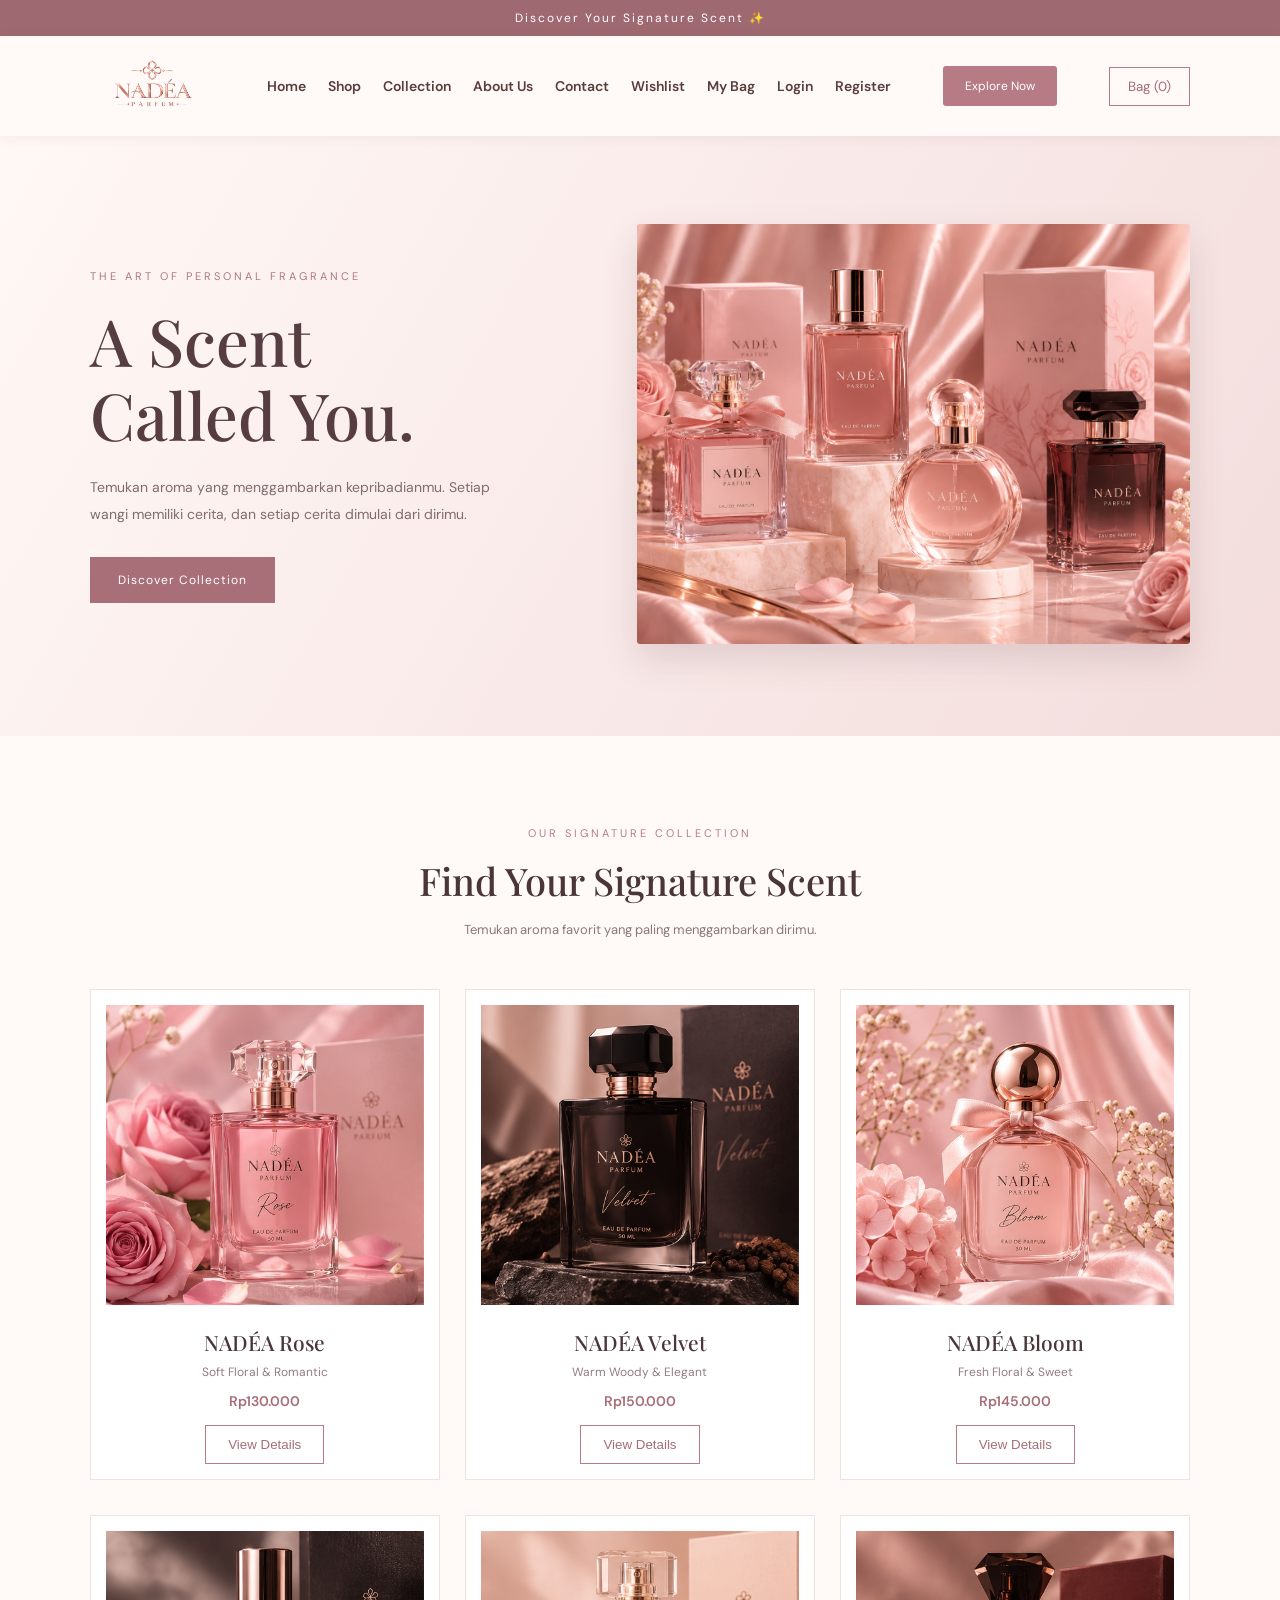
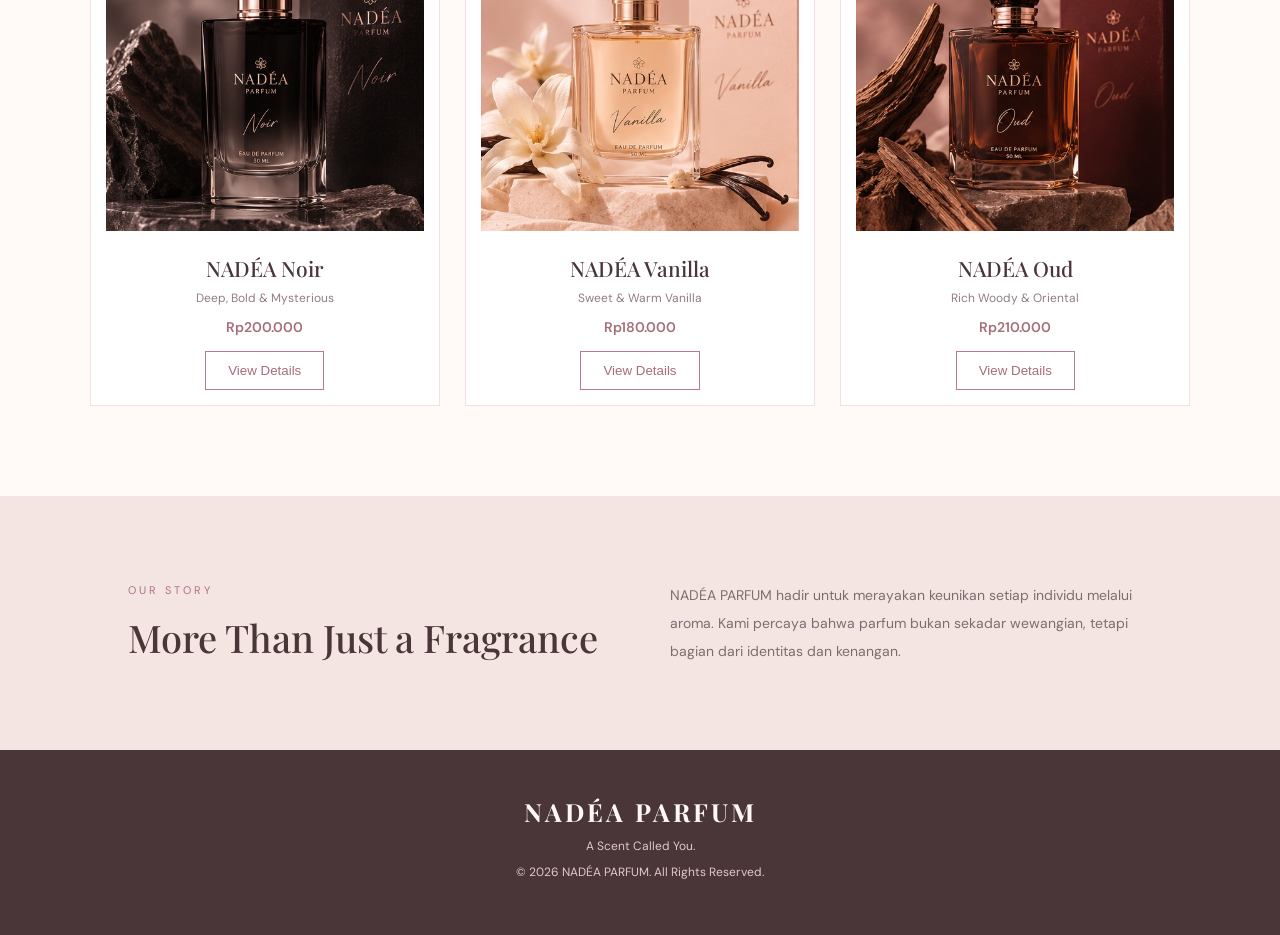
<file: index.html>
<!DOCTYPE html>
<html lang="id">
<head>
    <meta charset="UTF-8">
    <meta name="viewport" content="width=device-width, initial-scale=1.0">
    <title>NADÉA PARFUM | A Scent Called You</title>

    <link rel="stylesheet" href="css/style.css">

    <link rel="preconnect" href="https://fonts.googleapis.com">
    <link rel="preconnect" href="https://fonts.gstatic.com" crossorigin>
    <link href="https://fonts.googleapis.com/css2?family=DM+Sans:wght@400;500;600;700&family=Playfair+Display:wght@400;500;600;700&display=swap" rel="stylesheet">
</head>

<body>

    <!-- Announcement -->
    <div class="announcement">
        Discover Your Signature Scent ✨
    </div>

    <!-- Navbar -->
    <header class="navbar">
        <a href="#home" class="logo">
            <img src="img/logo-nadea.png" alt="NADÉA PARFUM">
        </a>

        <nav>
             <a href="index.html">Home</a>
            <a href="shop.html">Shop</a>
            <a href="index.html#collection">Collection</a>
             <a href="index.html#about">About Us</a>
            <a href="index.html#contact">Contact</a>
            <a href="wishlist.html">Wishlist</a>
            <a href="cart.html">My Bag</a>
            <a href="login.html">Login</a>
            <a href="register.html">Register</a>
        </nav>

        <a href="#collection" class="nav-button">Explore Now</a>
    </header>

    <!-- Hero Section -->
    <section class="hero" id="home">
        <div class="hero-content">
            <p class="hero-subtitle">THE ART OF PERSONAL FRAGRANCE</p>

            <h1>A Scent<br>Called You.</h1>

            <p class="hero-description">
                Temukan aroma yang menggambarkan kepribadianmu.
                Setiap wangi memiliki cerita, dan setiap cerita
                dimulai dari dirimu.
            </p>

            <a href="#collection" class="hero-button">
                Discover Collection
            </a>
        </div>

        <div class="hero-image">
            <img src="img/nadea-hero.png" alt="NADÉA PARFUM Collection">
        </div>
    </section>

    <!-- Collection Section -->
    <section class="collection" id="collection">
        <div class="section-heading">
            <p>OUR SIGNATURE COLLECTION</p>
            <h2>Find Your Signature Scent</h2>
            <span>Temukan aroma favorit yang paling menggambarkan dirimu.</span>
        </div>

        <div class="product-grid">

            <div class="product-card">
                <img src="img/nadea-rose.jpg" alt="NADÉA Rose">
                <h3>NADÉA Rose</h3>
                <p>Soft Floral & Romantic</p>
                <span>Rp130.000</span>
                <button type="button">View Details</button>
            </div>

            <div class="product-card">
                <img src="img/nadea-velvet.jpg" alt="NADÉA Velvet">
                <h3>NADÉA Velvet</h3>
                <p>Warm Woody & Elegant</p>
                <span>Rp150.000</span>
                <button type="button">View Details</button>
            </div>

            <div class="product-card">
                <img src="img/nadea-bloom.jpg" alt="NADÉA Bloom">
                <h3>NADÉA Bloom</h3>
                <p>Fresh Floral & Sweet</p>
                <span>Rp145.000</span>
                <button type="button">View Details</button>
            </div>

            <div class="product-card">
                <img src="img/nadea-noir.jpg" alt="NADÉA Noir">
                <h3>NADÉA Noir</h3>
                <p>Deep, Bold & Mysterious</p>
                <span>Rp200.000</span>
                <button type="button">View Details</button>
            </div>

            <div class="product-card">
                <img src="img/nadea-vanilla.jpg" alt="NADÉA Vanilla">
                <h3>NADÉA Vanilla</h3>
                <p>Sweet & Warm Vanilla</p>
                <span>Rp180.000</span>
                <button type="button">View Details</button>
            </div>

            <div class="product-card">
                <img src="img/nadea-oud.jpg" alt="NADÉA Oud">
                <h3>NADÉA Oud</h3>
                <p>Rich Woody & Oriental</p>
                <span>Rp210.000</span>
                <button type="button">View Details</button>
            </div>

        </div>
    </section>

    <!-- About Section -->
    <section class="about" id="about">
        <div>
            <p>OUR STORY</p>
            <h2>More Than Just a Fragrance</h2>
        </div>

        <p>
            NADÉA PARFUM hadir untuk merayakan keunikan setiap individu
            melalui aroma. Kami percaya bahwa parfum bukan sekadar
            wewangian, tetapi bagian dari identitas dan kenangan.
        </p>
    </section>

    <!-- Footer -->
    <footer id="contact">
        <h2>NADÉA PARFUM</h2>
        <p>A Scent Called You.</p>
        <p>© 2026 NADÉA PARFUM. All Rights Reserved.</p>
    </footer>

    <script src="js/main.js"></script>

</body>
</html>
</file>
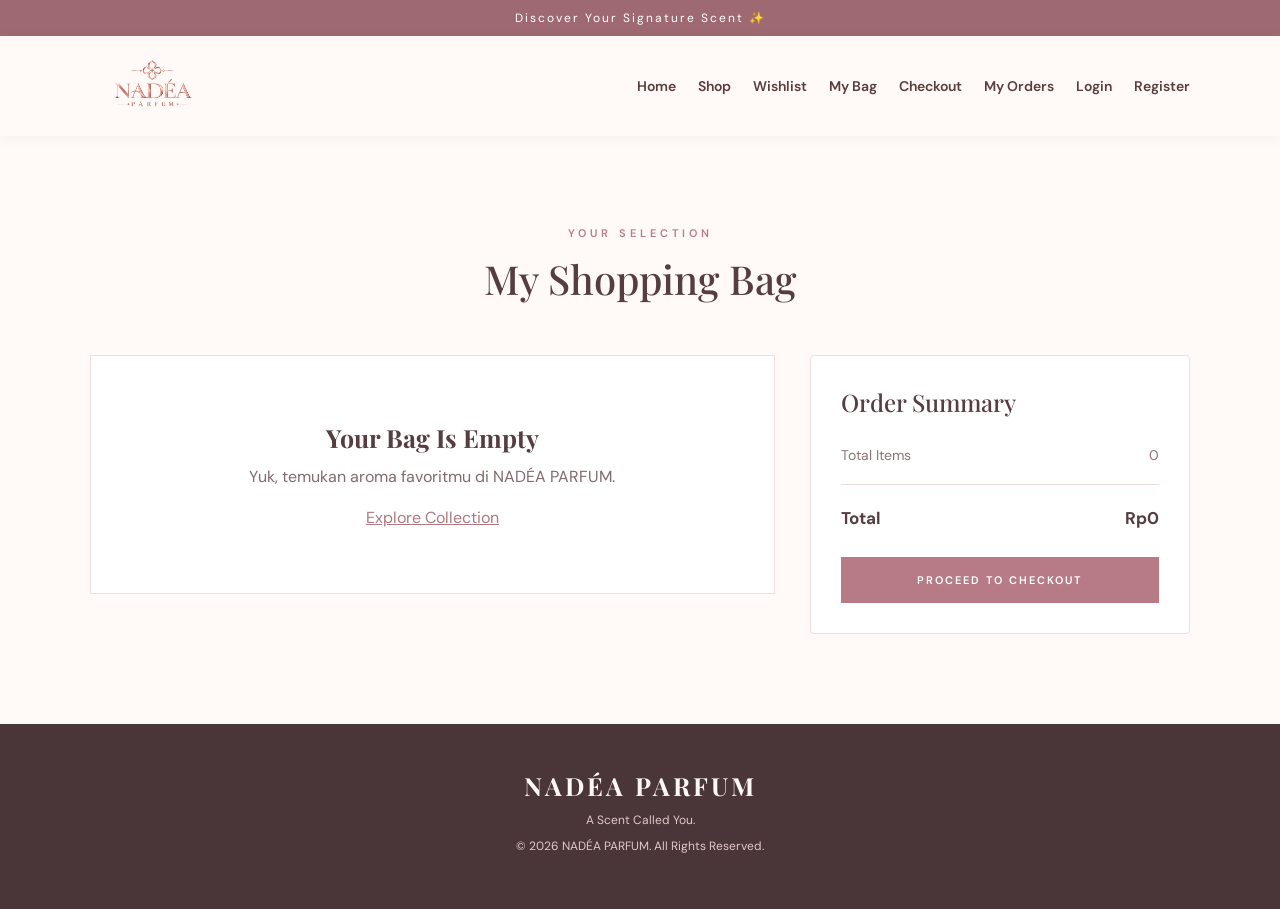
<file: cart.html>
<!DOCTYPE html>
<html lang="id">
<head>
    <meta charset="UTF-8">
    <meta name="viewport" content="width=device-width, initial-scale=1.0">
    <title>My Shopping Bag | NADÉA PARFUM</title>

    <link rel="stylesheet" href="css/style.css">

    <link href="https://fonts.googleapis.com/css2?family=DM+Sans:wght@400;500;600;700&family=Playfair+Display:wght@400;500;600;700&display=swap" rel="stylesheet">

    <style>
        body {
            background: #fffaf8;
        }

        .cart-container {
            max-width: 1150px;
            margin: 65px auto;
            padding: 25px;
        }

        .cart-heading {
            text-align: center;
            margin-bottom: 50px;
        }

        .cart-heading p {
            color: #b77b86;
            font-size: 11px;
            letter-spacing: 4px;
            font-weight: 600;
        }

        .cart-heading h1 {
            font-family: 'Playfair Display', serif;
            font-size: 40px;
            font-weight: 500;
            color: #553d42;
            margin-top: 12px;
        }

        .cart-layout {
            display: grid;
            grid-template-columns: 1.8fr 1fr;
            gap: 35px;
            align-items: start;
        }

        .cart-items {
            display: flex;
            flex-direction: column;
            gap: 18px;
        }

        .cart-item {
            display: flex;
            align-items: center;
            gap: 22px;
            padding: 22px;
            background: #fff;
            border: 1px solid #f0dfdc;
            border-radius: 4px;
        }

        .cart-item img {
            width: 115px;
            height: 125px;
            object-fit: contain;
            background: #fff6f3;
            padding: 8px;
        }

        .item-info {
            flex: 1;
        }

        .item-info h3 {
            font-family: 'Playfair Display', serif;
            font-size: 19px;
            font-weight: 500;
            color: #553d42;
            margin-bottom: 8px;
        }

        .item-info p {
            font-size: 13px;
            color: #9b8585;
            margin-bottom: 10px;
        }

        .item-price {
            color: #ae7880;
            font-weight: 700;
            font-size: 15px;
        }

        .quantity-control {
            display: flex;
            align-items: center;
            gap: 12px;
            margin-top: 14px;
        }

        .quantity-control button {
            width: 30px;
            height: 30px;
            border: 1px solid #e5c9c8;
            background: #fff8f6;
            color: #805c62;
            cursor: pointer;
        }

        .remove-btn {
            display: inline-block;
            border: none;
            background: none;
            color: #b77b86;
            font-size: 12px;
            margin-top: 12px;
            cursor: pointer;
            text-decoration: underline;
        }

        .cart-summary {
            background: #fff;
            border: 1px solid #f0dfdc;
            padding: 30px;
            border-radius: 4px;
            position: sticky;
            top: 30px;
        }

        .cart-summary h2 {
            font-family: 'Playfair Display', serif;
            font-size: 24px;
            font-weight: 500;
            color: #553d42;
            margin-bottom: 28px;
        }

        .summary-row {
            display: flex;
            justify-content: space-between;
            gap: 12px;
            margin-bottom: 20px;
            color: #8b7475;
            font-size: 14px;
        }

        .summary-total {
            border-top: 1px solid #eadbd7;
            padding-top: 22px;
            font-size: 17px;
            font-weight: 700;
            color: #553d42;
        }

        .checkout-btn {
            display: block;
            width: 100%;
            padding: 16px;
            margin-top: 28px;
            background: #b77b86;
            color: white;
            border: none;
            text-align: center;
            text-decoration: none;
            font-size: 11px;
            font-weight: 600;
            letter-spacing: 2px;
            transition: 0.3s;
        }

        .checkout-btn:hover {
            background: #8e5d67;
        }

        .empty-cart {
            text-align: center;
            padding: 65px 20px;
            background: #fff;
            border: 1px solid #f0dfdc;
            color: #806b6d;
        }

        .empty-cart h3 {
            font-family: 'Playfair Display', serif;
            font-size: 25px;
            color: #553d42;
            margin-bottom: 12px;
        }

        .empty-cart a {
            display: inline-block;
            margin-top: 20px;
            color: #ae7880;
        }

        @media (max-width: 750px) {
            .cart-layout {
                grid-template-columns: 1fr;
            }

            .cart-heading h1 {
                font-size: 32px;
            }

            .cart-summary {
                position: static;
            }
        }

        @media (max-width: 480px) {
            .cart-container {
                padding: 15px;
            }

            .cart-item {
                gap: 12px;
                padding: 12px;
            }

            .cart-item img {
                width: 85px;
                height: 105px;
            }
        }
    </style>
</head>

<body>

    <div class="announcement">
        Discover Your Signature Scent ✨
    </div>

    <header class="navbar">
        <a href="index.html" class="logo">
            <img src="img/logo-nadea.png" alt="NADÉA PARFUM">
        </a>

        <nav>
            <a href="index.html">Home</a>
            <a href="shop.html">Shop</a>
            <a href="wishlist.html">Wishlist</a>
            <a href="cart.html">My Bag</a>
            <a href="checkout.html">Checkout</a>
            <a href="orders.html">My Orders</a>
            <a href="login.html">Login</a>
            <a href="register.html">Register</a>
        </nav>
    </header>

    <main class="cart-container">

        <div class="cart-heading">
            <p>YOUR SELECTION</p>
            <h1>My Shopping Bag</h1>
        </div>

        <div class="cart-layout">

            <section>
                <div id="cart-items" class="cart-items"></div>
            </section>

            <aside class="cart-summary">
                <h2>Order Summary</h2>

                <div class="summary-row">
                    <span>Total Items</span>
                    <span id="total-items">0</span>
                </div>

                <div class="summary-row summary-total">
                    <span>Total</span>
                    <span id="cart-total">Rp0</span>
                </div>

                <a href="checkout.html" class="checkout-btn">
                    PROCEED TO CHECKOUT
                </a>
            </aside>

        </div>

    </main>

    <footer id="contact">
        <h2>NADÉA PARFUM</h2>
        <p>A Scent Called You.</p>
        <p>© 2026 NADÉA PARFUM. All Rights Reserved.</p>
    </footer>

    <script src="js/cart.js"></script>

</body>
</html>
</file>
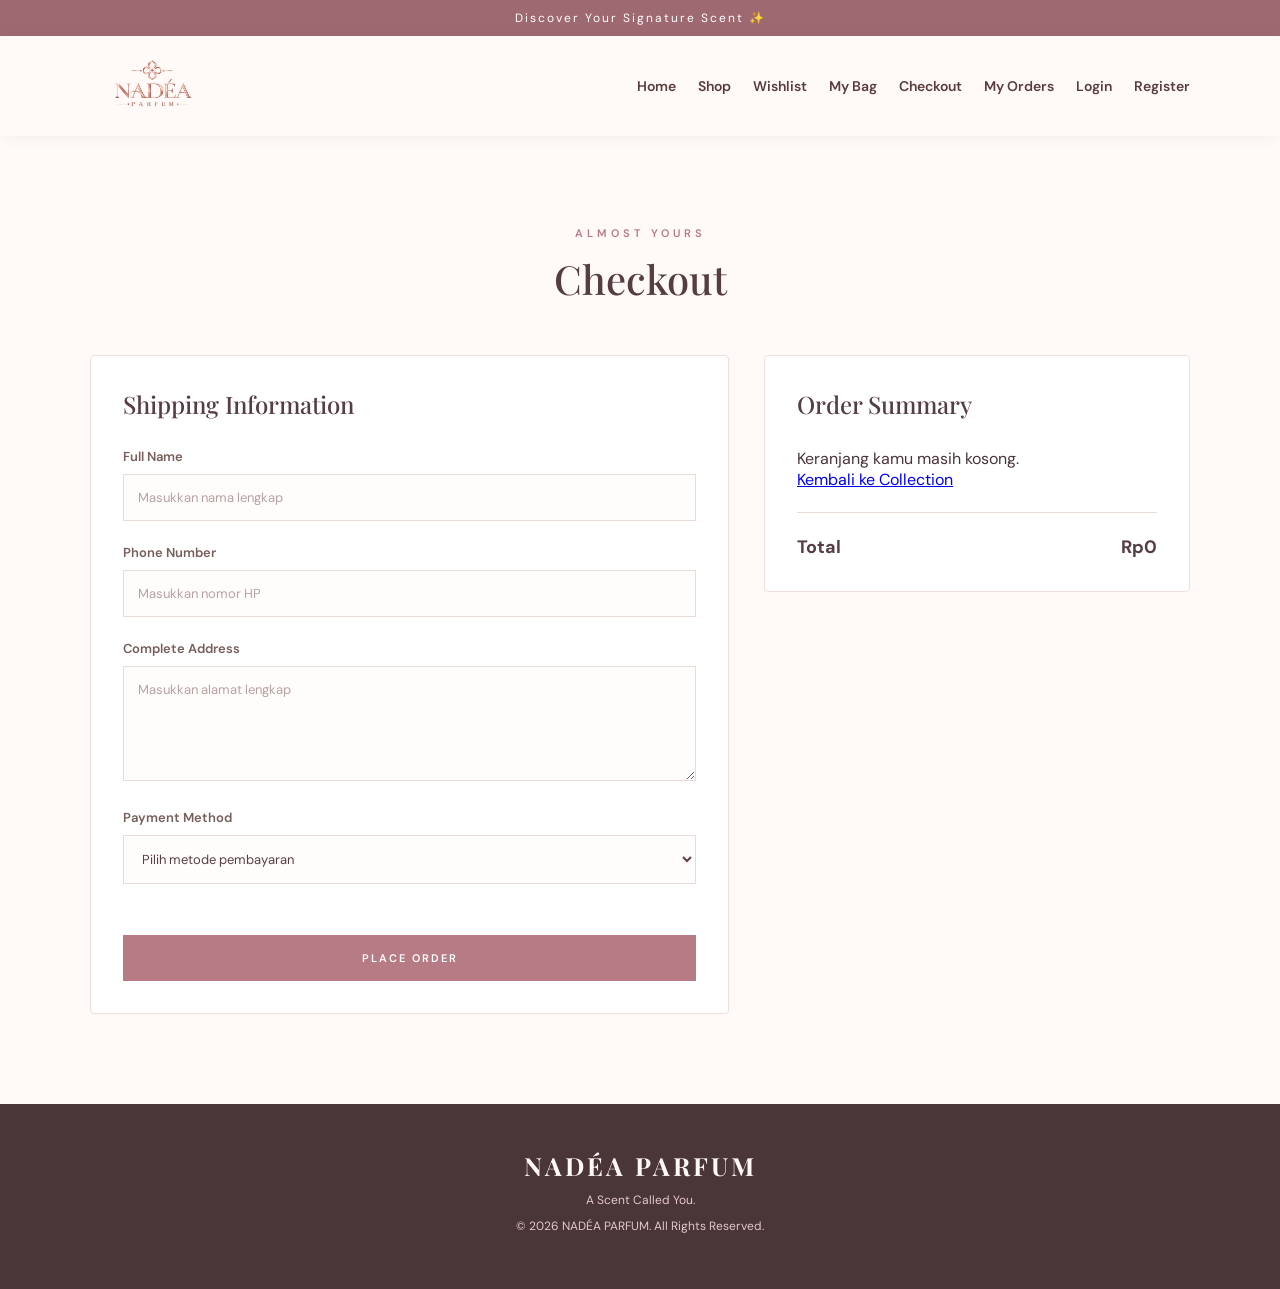
<file: checkout.html>
<!DOCTYPE html>
<html lang="id">
<head>
    <meta charset="UTF-8">
    <meta name="viewport" content="width=device-width, initial-scale=1.0">

    <title>Checkout | NADÉA PARFUM</title>

    <link rel="stylesheet" href="css/style.css">

    <link href="https://fonts.googleapis.com/css2?family=DM+Sans:wght@400;500;600;700&family=Playfair+Display:wght@400;500;600;700&display=swap" rel="stylesheet">

    <style>
        body {
            background: #fffaf8;
        }

        .checkout-container {
            max-width: 1150px;
            margin: 65px auto;
            padding: 25px;
        }

        .checkout-heading {
            text-align: center;
            margin-bottom: 50px;
        }

        .checkout-heading p {
            color: #b77b86;
            font-size: 11px;
            font-weight: 600;
            letter-spacing: 4px;
        }

        .checkout-heading h1 {
            font-family: 'Playfair Display', serif;
            font-size: 40px;
            font-weight: 500;
            color: #553d42;
            margin-top: 12px;
        }

        .checkout-layout {
            display: grid;
            grid-template-columns: 1.5fr 1fr;
            gap: 35px;
            align-items: start;
        }

        .checkout-form,
        .order-summary {
            background: #fff;
            border: 1px solid #f0dfdc;
            padding: 32px;
            border-radius: 4px;
        }

        .checkout-form h2,
        .order-summary h2 {
            font-family: 'Playfair Display', serif;
            font-size: 24px;
            font-weight: 500;
            color: #553d42;
            margin-bottom: 28px;
        }

        .form-group {
            margin-bottom: 23px;
        }

        .form-group label {
            display: block;
            margin-bottom: 9px;
            color: #765e5b;
            font-size: 13px;
            font-weight: 600;
        }

        .form-group input,
        .form-group textarea,
        .form-group select {
            width: 100%;
            padding: 14px;
            border: 1px solid #eadbd7;
            background: #fffdfc;
            color: #593f43;
            font-family: 'DM Sans', sans-serif;
            font-size: 13px;
            box-sizing: border-box;
            outline: none;
            transition: 0.3s;
        }

        .form-group input:focus,
        .form-group textarea:focus,
        .form-group select:focus {
            border-color: #b77b86;
        }

        .form-group textarea {
            min-height: 115px;
            resize: vertical;
        }

        .form-group input::placeholder,
        .form-group textarea::placeholder {
            color: #b6a2a0;
        }

        .order-summary {
            position: sticky;
            top: 30px;
        }

        .order-item {
            display: flex;
            justify-content: space-between;
            gap: 15px;
            margin-bottom: 18px;
            padding-bottom: 15px;
            border-bottom: 1px solid #f3e9e6;
            color: #806b6d;
            font-size: 13px;
        }

        .order-total {
            border-top: 1px solid #eadbd7;
            padding-top: 22px;
            margin-top: 22px;
            display: flex;
            justify-content: space-between;
            gap: 10px;
            font-weight: 700;
            color: #553d42;
            font-size: 18px;
        }

        .place-order-btn {
            width: 100%;
            padding: 16px;
            margin-top: 28px;
            background: #b77b86;
            color: white;
            border: none;
            font-family: 'DM Sans', sans-serif;
            font-size: 11px;
            font-weight: 600;
            letter-spacing: 2px;
            cursor: pointer;
            transition: 0.3s;
        }

        .place-order-btn:hover {
            background: #8e5d67;
        }

        @media (max-width: 750px) {
            .checkout-layout {
                grid-template-columns: 1fr;
            }

            .order-summary {
                position: static;
            }

            .checkout-heading h1 {
                font-size: 33px;
            }
        }

        @media (max-width: 480px) {
            .checkout-container {
                padding: 15px;
            }

            .checkout-form,
            .order-summary {
                padding: 22px;
            }
        }
    </style>
</head>

<body>

    <div class="announcement">
        Discover Your Signature Scent ✨
    </div>

    <header class="navbar">
        <a href="index.html" class="logo">
            <img src="img/logo-nadea.png" alt="NADÉA PARFUM">
        </a>

        <nav>
            <a href="index.html">Home</a>
            <a href="shop.html">Shop</a>
            <a href="wishlist.html">Wishlist</a>
            <a href="cart.html">My Bag</a>
            <a href="checkout.html">Checkout</a>
            <a href="orders.html">My Orders</a>
            <a href="login.html">Login</a>
            <a href="register.html">Register</a>
        </nav>
    </header>

    <main class="checkout-container">

        <div class="checkout-heading">
            <p>ALMOST YOURS</p>
            <h1>Checkout</h1>
        </div>

        <div class="checkout-layout">

            <form class="checkout-form" id="checkout-form">

                <h2>Shipping Information</h2>

                <div class="form-group">
                    <label for="nama">Full Name</label>
                    <input
                        type="text"
                        id="nama"
                        required
                        placeholder="Masukkan nama lengkap">
                </div>

                <div class="form-group">
                    <label for="telepon">Phone Number</label>
                    <input
                        type="tel"
                        id="telepon"
                        required
                        placeholder="Masukkan nomor HP">
                </div>

                <div class="form-group">
                    <label for="alamat">Complete Address</label>
                    <textarea
                        id="alamat"
                        required
                        placeholder="Masukkan alamat lengkap"></textarea>
                </div>

                <div class="form-group">
                    <label for="pembayaran">Payment Method</label>
                    <select id="pembayaran" required>
                        <option value="">Pilih metode pembayaran</option>
                        <option value="Transfer Bank">Transfer Bank</option>
                        <option value="E-Wallet">E-Wallet</option>
                        <option value="COD">Cash on Delivery (COD)</option>
                    </select>
                </div>

                <button type="submit" class="place-order-btn">
                    PLACE ORDER
                </button>

            </form>

            <aside class="order-summary">

                <h2>Order Summary</h2>

                <div id="checkout-items"></div>

                <div class="order-total">
                    <span>Total</span>
                    <span id="checkout-total">Rp0</span>
                </div>

            </aside>

        </div>

    </main>

    <footer id="contact">
        <h2>NADÉA PARFUM</h2>
        <p>A Scent Called You.</p>
        <p>© 2026 NADÉA PARFUM. All Rights Reserved.</p>
    </footer>

    <script src="js/checkout.js"></script>

</body>
</html>
</file>
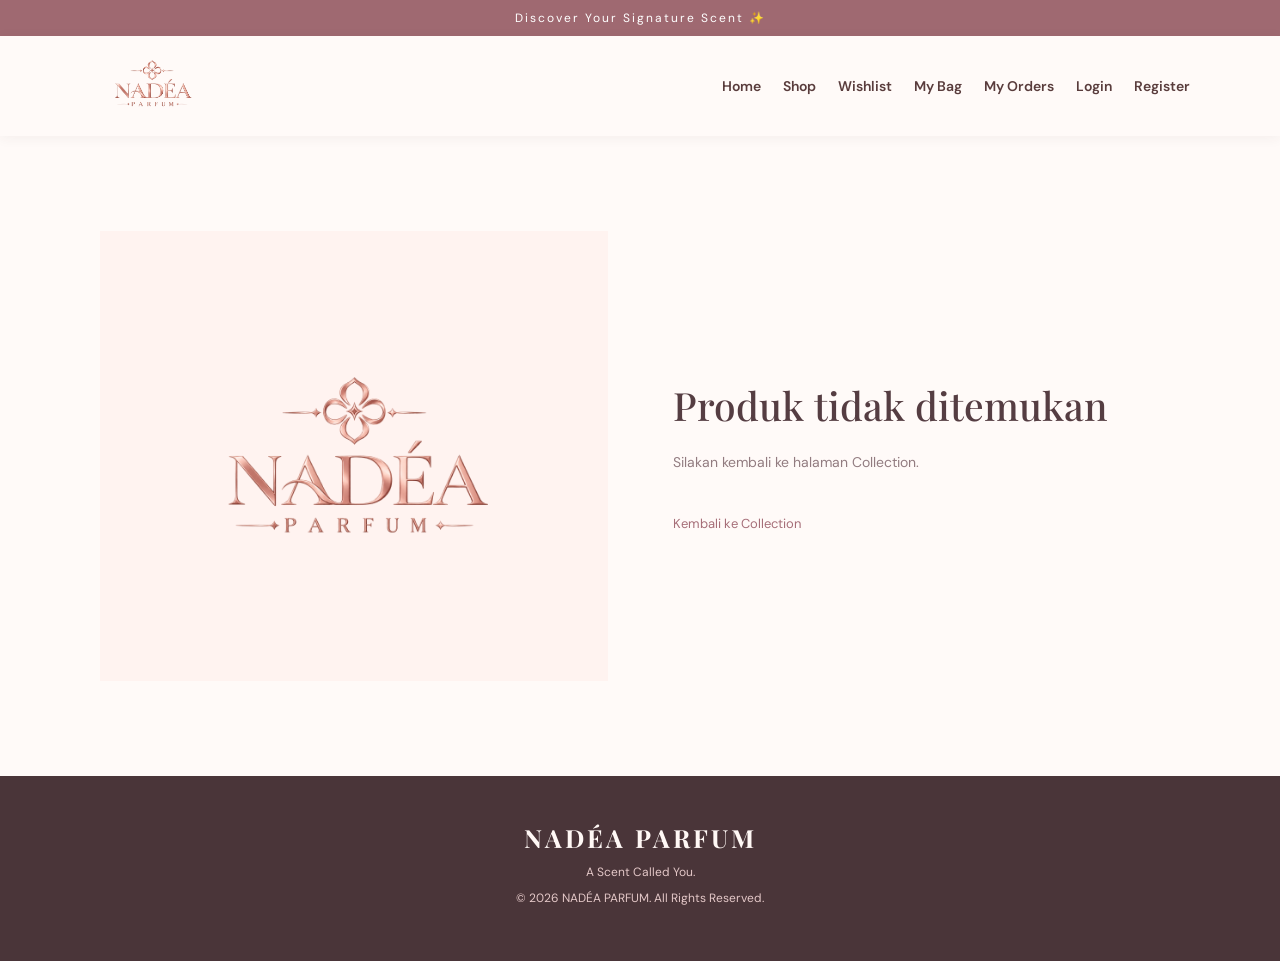
<file: detail.html>
<!DOCTYPE html>
<html lang="id">
<head>
    <meta charset="UTF-8">
    <meta name="viewport" content="width=device-width, initial-scale=1.0">

    <title>Product Detail | NADÉA PARFUM</title>

    <link rel="stylesheet" href="css/style.css">

    <link href="https://fonts.googleapis.com/css2?family=DM+Sans:wght@400;500;600;700&family=Playfair+Display:wght@400;500;600;700&display=swap" rel="stylesheet">

    <style>
        body {
            background: #fffaf8;
        }

        /* DETAIL CONTAINER */

        .detail-container {
            max-width: 1150px;
            margin: 65px auto;
            padding: 30px 35px;
            display: grid;
            grid-template-columns: 1fr 1fr;
            gap: 65px;
            align-items: center;
        }

        /* PRODUCT IMAGE */

        .detail-image-wrapper {
            background: #fff3f0;
            padding: 35px;
            display: flex;
            align-items: center;
            justify-content: center;
            min-height: 450px;
        }

        .detail-container img {
            width: 100%;
            max-width: 330px;
            height: 370px;
            object-fit: contain;
            display: block;
        }

        /* PRODUCT INFORMATION */

        .detail-info {
            padding: 20px 0;
        }

        .detail-info > p:first-child {
            color: #b77b86;
            font-size: 11px;
            font-weight: 600;
            letter-spacing: 3px;
            margin-bottom: 18px;
        }

        .detail-info h1 {
            font-family: 'Playfair Display', serif;
            font-size: 39px;
            font-weight: 500;
            color: #553d42;
            margin-bottom: 18px;
        }

        .detail-info p {
            color: #927c80;
            font-size: 14px;
            line-height: 1.9;
            margin-bottom: 15px;
        }

        #detail-category {
            display: inline-block;
            background: #f8e9e7;
            color: #a66e78;
            padding: 7px 15px;
            font-size: 11px;
            letter-spacing: 1px;
        }

        .detail-price {
            font-size: 27px;
            font-weight: 600;
            color: #a66e78;
            margin: 25px 0;
        }

        /* BUTTONS */

        .detail-info button {
            padding: 14px 23px;
            margin: 5px 5px 5px 0;
            border: 1px solid #b77b86;
            background: #b77b86;
            color: white;
            font-family: 'DM Sans', sans-serif;
            font-size: 11px;
            font-weight: 600;
            letter-spacing: 1px;
            cursor: pointer;
            transition: 0.3s ease;
        }

        .detail-info button:hover {
            background: #8e5d67;
            border-color: #8e5d67;
        }

        .detail-info .wishlist-button {
            background: transparent;
            color: #a66e78;
        }

        .detail-info .wishlist-button:hover {
            background: #f8e9e7;
            color: #8e5d67;
        }

        /* BACK LINK */

        .detail-info a {
            display: inline-block;
            color: #a66e78;
            font-size: 13px;
            text-decoration: none;
            margin-top: 25px;
        }

        .detail-info a:hover {
            color: #553d42;
        }

        /* RESPONSIVE */

        @media (max-width: 768px) {
            .detail-container {
                grid-template-columns: 1fr;
                gap: 30px;
                margin: 30px auto;
                padding: 20px;
            }

            .detail-image-wrapper {
                min-height: 350px;
                padding: 20px;
            }

            .detail-container img {
                height: 290px;
            }

            .detail-info h1 {
                font-size: 32px;
            }
        }

        @media (max-width: 480px) {
            .detail-container {
                padding: 15px;
            }

            .detail-image-wrapper {
                min-height: 280px;
            }

            .detail-container img {
                height: 230px;
            }

            .detail-info h1 {
                font-size: 28px;
            }

            .detail-info button {
                width: 100%;
                margin: 5px 0;
            }
        }
    </style>
</head>

<body>

    <div class="announcement">
        Discover Your Signature Scent ✨
    </div>

    <header class="navbar">
        <a href="index.html" class="logo">
            <img src="img/logo-nadea.png" alt="NADÉA PARFUM">
        </a>

        <nav>
            <a href="index.html">Home</a>
            <a href="shop.html">Shop</a>
            <a href="wishlist.html">Wishlist</a>
            <a href="cart.html">My Bag</a>
            <a href="orders.html">My Orders</a>
            <a href="login.html">Login</a>
            <a href="register.html">Register</a>
        </nav>
    </header>

    <main class="detail-container">

        <div class="detail-image-wrapper">
            <img id="detail-image" src="img/logo-nadea.png" alt="Product perfume">
        </div>

        <div class="detail-info">

            <p>NADÉA PARFUM COLLECTION</p>

            <h1 id="detail-name">Product Name</h1>

            <p id="detail-description"></p>

            <p id="detail-category"></p>

            <div class="detail-price" id="detail-price"></div>

            <button id="detail-add-cart">ADD TO BAG</button>

            <button class="wishlist-button" id="detail-wishlist">
                ADD TO WISHLIST ♡
            </button>

            <p>
                <a href="shop.html">← Back to Collection</a>
            </p>

        </div>

    </main>

    <footer id="contact">
        <h2>NADÉA PARFUM</h2>
        <p>A Scent Called You.</p>
        <p>© 2026 NADÉA PARFUM. All Rights Reserved.</p>
    </footer>

    <script src="js/detail.js"></script>

</body>
</html>
</file>
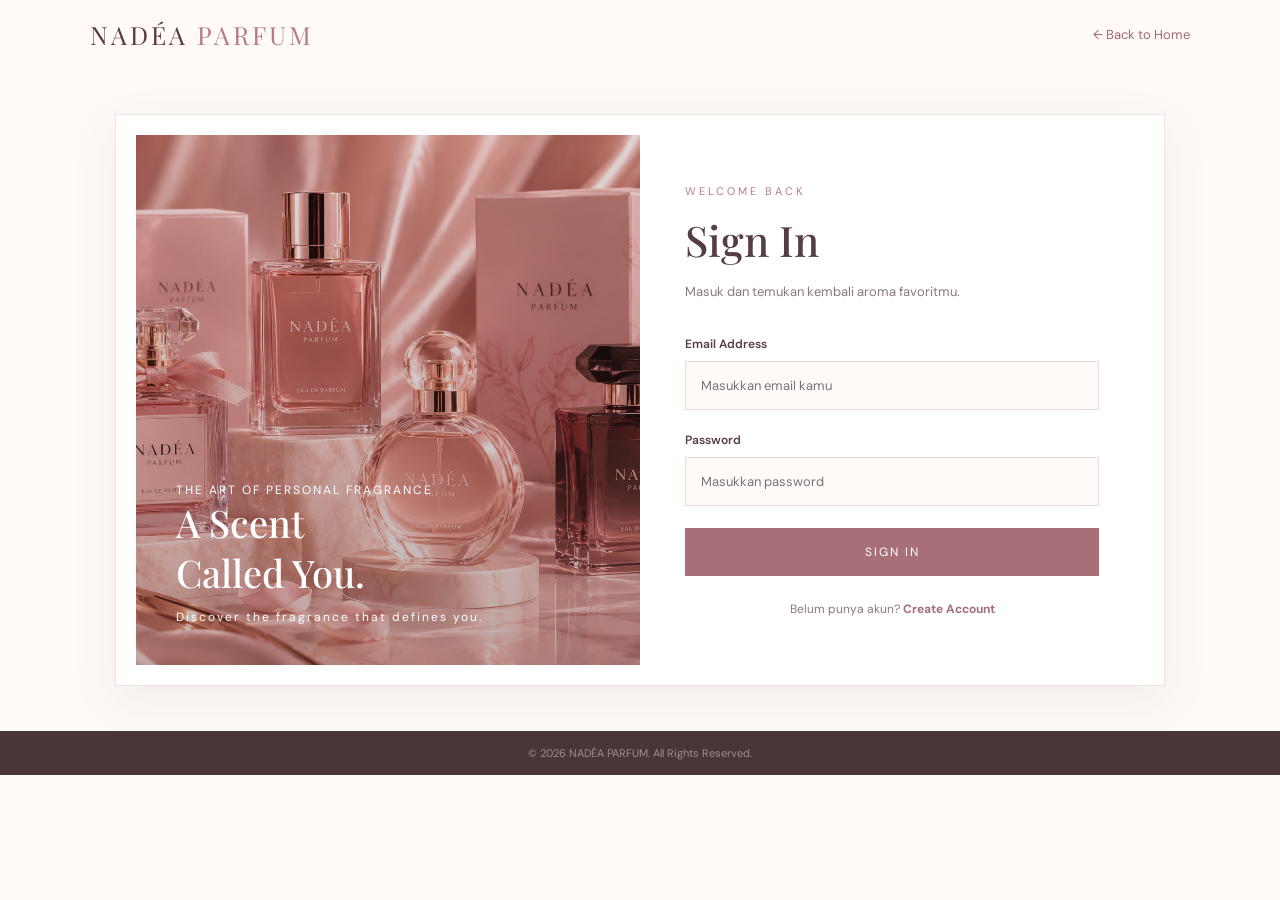
<file: login.html>
<!DOCTYPE html>
<html lang="id">
<head>
    <meta charset="UTF-8">
    <meta name="viewport" content="width=device-width, initial-scale=1.0">
    <title>Login | NADÉA PARFUM</title>

    <link rel="stylesheet" href="css/style.css">

    <link rel="preconnect" href="https://fonts.googleapis.com">
    <link rel="preconnect" href="https://fonts.gstatic.com" crossorigin>
    <link href="https://fonts.googleapis.com/css2?family=DM+Sans:wght@400;500;600;700&family=Playfair+Display:wght@400;500;600;700&display=swap" rel="stylesheet">

    <style>
        body {
            min-height: 100vh;
            background: #fffaf8;
        }

        .auth-navbar {
            padding: 18px 7%;
            display: flex;
            justify-content: space-between;
            align-items: center;
            background: #fffaf8;
        }

        .auth-logo {
            font-family: 'Playfair Display', serif;
            font-size: 25px;
            letter-spacing: 3px;
            color: #593b3b;
            text-decoration: none;
        }

        .auth-logo span {
            color: #b77b86;
        }

        .auth-navbar a:last-child {
            color: #9f6971;
            text-decoration: none;
            font-size: 13px;
        }

        .auth-wrapper {
            max-width: 1050px;
            min-height: 570px;
            margin: 45px auto;
            padding: 20px;
            display: grid;
            grid-template-columns: 1fr 1fr;
            background: white;
            border: 1px solid #f0e2df;
            box-shadow: 0 15px 45px rgba(74, 53, 57, 0.08);
        }

        .auth-visual {
            background:
                linear-gradient(rgba(75, 43, 48, 0.18), rgba(75, 43, 48, 0.35)),
                url('img/nadea-hero.png') center/cover;
            min-height: 530px;
            display: flex;
            align-items: flex-end;
            padding: 40px;
            color: white;
        }

        .auth-visual h2 {
            font-family: 'Playfair Display', serif;
            font-size: 38px;
            font-weight: 500;
            line-height: 1.3;
            margin-bottom: 12px;
        }

        .auth-visual p {
            font-size: 12px;
            letter-spacing: 2px;
        }

        .auth-content {
            display: flex;
            flex-direction: column;
            justify-content: center;
            padding: 45px;
        }

        .auth-heading {
            margin-bottom: 35px;
        }

        .auth-heading p {
            color: #b77b86;
            font-size: 11px;
            letter-spacing: 3px;
            margin-bottom: 14px;
        }

        .auth-heading h1 {
            font-family: 'Playfair Display', serif;
            font-size: 42px;
            font-weight: 500;
            color: #553d42;
            margin-bottom: 12px;
        }

        .auth-heading span {
            font-size: 13px;
            color: #8d777b;
        }

        .auth-form label {
            display: block;
            font-size: 12px;
            font-weight: 600;
            color: #593b3b;
            margin-bottom: 9px;
        }

        .auth-form input {
            width: 100%;
            padding: 15px;
            border: 1px solid #eadbd7;
            background: #fffaf8;
            margin-bottom: 22px;
            outline: none;
            font-family: 'DM Sans', sans-serif;
            font-size: 13px;
        }

        .auth-form input:focus {
            border-color: #b77b86;
        }

        .auth-button {
            width: 100%;
            padding: 16px;
            border: none;
            background: #a96f79;
            color: white;
            font-family: 'DM Sans', sans-serif;
            font-size: 12px;
            letter-spacing: 2px;
            cursor: pointer;
            transition: 0.3s;
        }

        .auth-button:hover {
            background: #70474f;
        }

        .auth-switch {
            text-align: center;
            margin-top: 25px;
            color: #8d777b;
            font-size: 12px;
        }

        .auth-switch a {
            color: #a66e78;
            font-weight: 700;
            text-decoration: none;
        }

        .auth-footer {
            text-align: center;
            padding: 15px;
            color: #a58c8e;
            font-size: 11px;
        }

        @media (max-width: 700px) {
            .auth-wrapper {
                grid-template-columns: 1fr;
                margin: 20px 15px;
                padding: 12px;
            }

            .auth-visual {
                min-height: 220px;
                padding: 25px;
            }

            .auth-visual h2 {
                font-size: 28px;
            }

            .auth-content {
                padding: 35px 20px;
            }

            .auth-heading h1 {
                font-size: 35px;
            }
        }
    </style>
</head>

<body>

    <header class="auth-navbar">
        <a href="index.html" class="auth-logo">
            NADÉA <span>PARFUM</span>
        </a>

        <a href="index.html">← Back to Home</a>
    </header>

    <main class="auth-wrapper">

        <section class="auth-visual">
            <div>
                <p>THE ART OF PERSONAL FRAGRANCE</p>
                <h2>A Scent<br>Called You.</h2>
                <p>Discover the fragrance that defines you.</p>
            </div>
        </section>

        <section class="auth-content">

            <div class="auth-heading">
                <p>WELCOME BACK</p>
                <h1>Sign In</h1>
                <span>Masuk dan temukan kembali aroma favoritmu.</span>
            </div>

            <form class="auth-form" id="login-form">

                <label for="email">Email Address</label>
                <input
                    type="email"
                    id="email"
                    required
                    placeholder="Masukkan email kamu"
                >

                <label for="password">Password</label>
                <input
                    type="password"
                    id="password"
                    required
                    placeholder="Masukkan password"
                >

                <button type="submit" class="auth-button">
                    SIGN IN
                </button>

            </form>

            <div class="auth-switch">
                Belum punya akun?
                <a href="register.html">Create Account</a>
            </div>

        </section>

    </main>

    <footer class="auth-footer">
        © 2026 NADÉA PARFUM. All Rights Reserved.
    </footer>

    <script src="js/auth.js"></script>

</body>
</html>
</file>
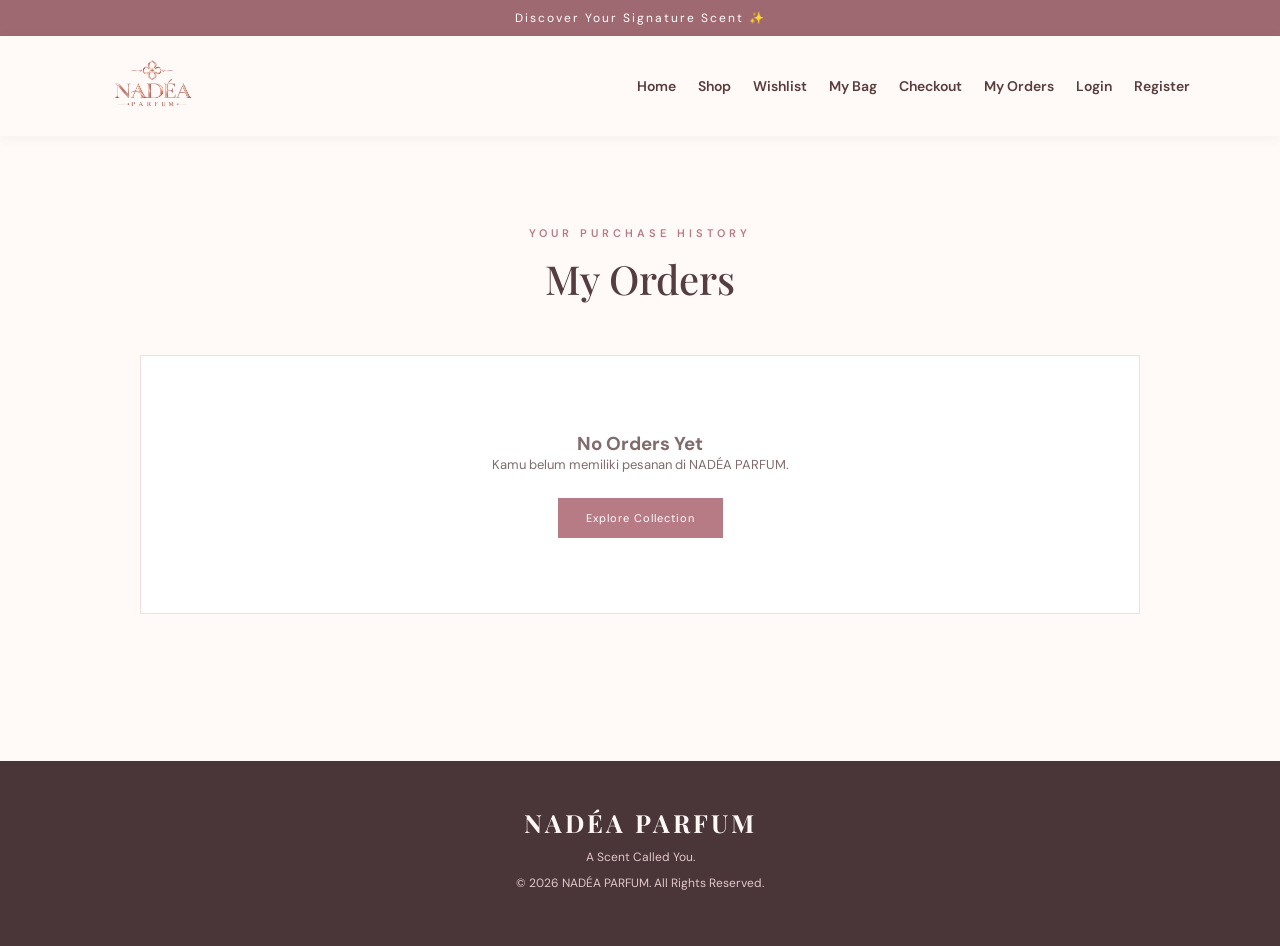
<file: orders.html>
<!DOCTYPE html>
<html lang="id">
<head>
    <meta charset="UTF-8">
    <meta name="viewport" content="width=device-width, initial-scale=1.0">

    <title>My Orders | NADÉA PARFUM</title>

    <link rel="stylesheet" href="css/style.css">

    <link href="https://fonts.googleapis.com/css2?family=DM+Sans:wght@400;500;600;700&family=Playfair+Display:wght@400;500;600;700&display=swap" rel="stylesheet">

    <style>
        body {
            background: #fffaf8;
        }

        .orders-container {
            max-width: 1050px;
            margin: 65px auto;
            padding: 25px;
            min-height: 55vh;
        }

        .orders-heading {
            text-align: center;
            margin-bottom: 50px;
        }

        .orders-heading p {
            color: #b77b86;
            font-size: 11px;
            font-weight: 600;
            letter-spacing: 4px;
        }

        .orders-heading h1 {
            font-family: 'Playfair Display', serif;
            color: #553d42;
            margin-top: 12px;
            font-size: 40px;
            font-weight: 500;
        }

        .order-card {
            background: #fff;
            border: 1px solid #f0dfdc;
            padding: 28px;
            margin-bottom: 25px;
            border-radius: 4px;
            transition: 0.3s;
        }

        .order-card:hover {
            border-color: #d8b3b5;
        }

        .order-header {
            display: flex;
            justify-content: space-between;
            align-items: center;
            flex-wrap: wrap;
            gap: 12px;
            border-bottom: 1px solid #f0e5e2;
            padding-bottom: 18px;
            margin-bottom: 22px;
        }

        .order-header h3 {
            font-family: 'Playfair Display', serif;
            color: #553d42;
            font-size: 20px;
            font-weight: 500;
        }

        .order-status {
            color: #a66f79;
            background: #fbf0f0;
            padding: 8px 14px;
            font-size: 11px;
            font-weight: 700;
            letter-spacing: 1px;
            border-radius: 20px;
        }

        .order-info p {
            margin-bottom: 12px;
            color: #806b6d;
            font-size: 13px;
            line-height: 1.7;
        }

        .order-products {
            background: #fffaf8;
            padding: 20px;
            margin: 22px 0;
            border: 1px solid #f4e9e6;
        }

        .order-product {
            display: flex;
            justify-content: space-between;
            gap: 15px;
            margin-bottom: 14px;
            color: #806b6d;
            font-size: 13px;
        }

        .order-product:last-child {
            margin-bottom: 0;
        }

        .order-total {
            display: flex;
            justify-content: space-between;
            gap: 15px;
            border-top: 1px solid #eadbd7;
            padding-top: 20px;
            margin-top: 20px;
            font-weight: 700;
            color: #553d42;
            font-size: 17px;
        }

        .empty-orders {
            text-align: center;
            padding: 75px 20px;
            background: #fff;
            border: 1px solid #f0dfdc;
            color: #806b6d;
        }

        .empty-orders h2 {
            font-family: 'Playfair Display', serif;
            font-weight: 500;
            color: #553d42;
            margin-bottom: 12px;
        }

        .empty-orders p {
            font-size: 13px;
        }

        .empty-orders a {
            display: inline-block;
            margin-top: 25px;
            padding: 13px 28px;
            background: #b77b86;
            color: white;
            text-decoration: none;
            font-size: 11px;
            letter-spacing: 1px;
            transition: 0.3s;
        }

        .empty-orders a:hover {
            background: #8e5d67;
        }

        @media (max-width: 600px) {
            .orders-container {
                padding: 15px;
            }

            .orders-heading h1 {
                font-size: 33px;
            }

            .order-card {
                padding: 20px;
            }

            .order-header {
                align-items: flex-start;
                flex-direction: column;
            }
        }
    </style>
</head>

<body>

    <div class="announcement">
        Discover Your Signature Scent ✨
    </div>

    <header class="navbar">
        <a href="index.html" class="logo">
            <img src="img/logo-nadea.png" alt="NADÉA PARFUM">
        </a>

        <nav>
            <a href="index.html">Home</a>
            <a href="shop.html">Shop</a>
            <a href="wishlist.html">Wishlist</a>
            <a href="cart.html">My Bag</a>
            <a href="checkout.html">Checkout</a>
            <a href="orders.html">My Orders</a>
            <a href="login.html">Login</a>
            <a href="register.html">Register</a>
        </nav>
    </header>

    <main class="orders-container">

        <div class="orders-heading">
            <p>YOUR PURCHASE HISTORY</p>
            <h1>My Orders</h1>
        </div>

        <div id="orders-list"></div>

    </main>

    <footer id="contact">
        <h2>NADÉA PARFUM</h2>
        <p>A Scent Called You.</p>
        <p>© 2026 NADÉA PARFUM. All Rights Reserved.</p>
    </footer>

    <script src="js/orders.js"></script>

</body>
</html>
</file>
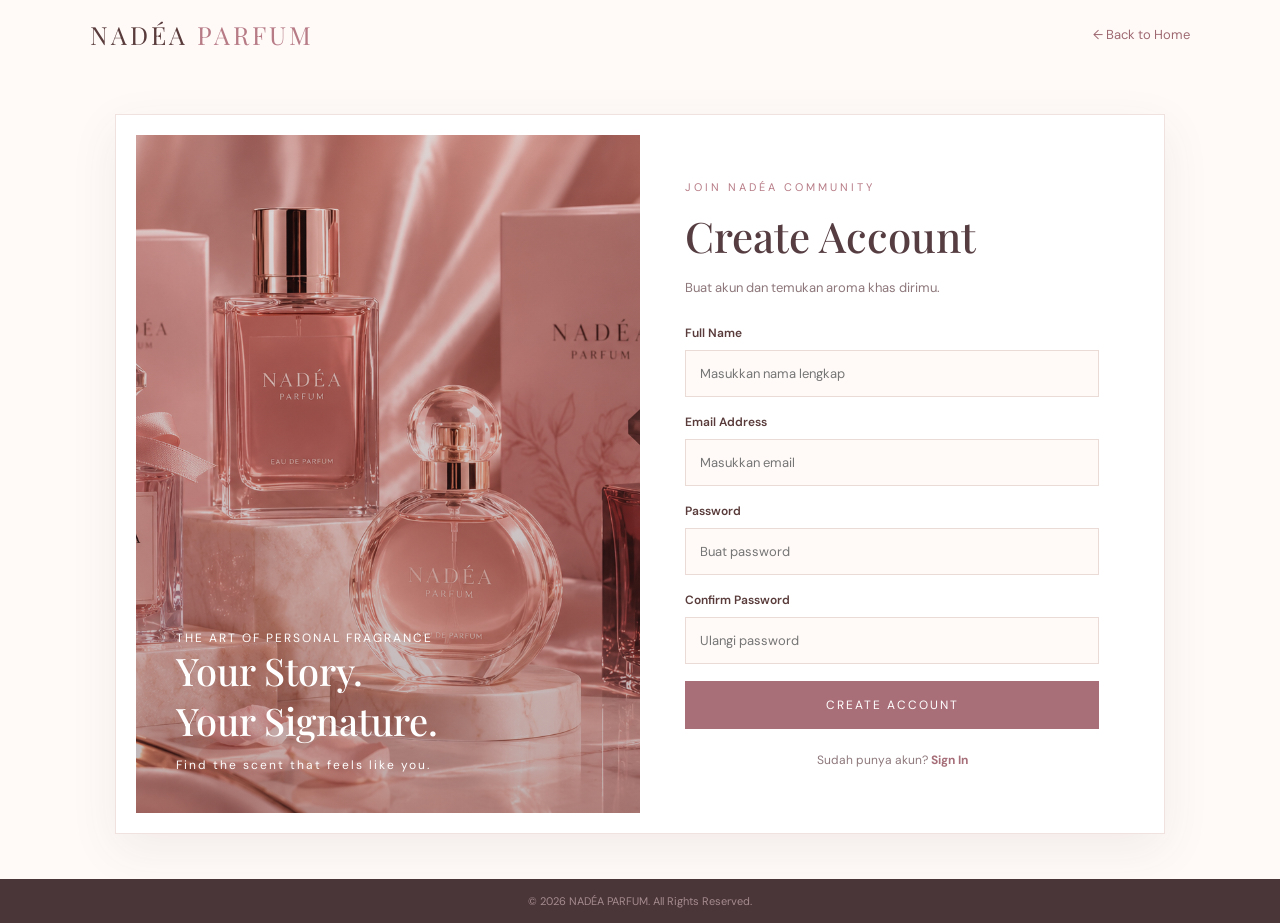
<file: register.html>
<!DOCTYPE html>
<html lang="id">
<head>
    <meta charset="UTF-8">
    <meta name="viewport" content="width=device-width, initial-scale=1.0">
    <title>Register | NADÉA PARFUM</title>

    <link rel="stylesheet" href="css/style.css">

    <link rel="preconnect" href="https://fonts.googleapis.com">
    <link rel="preconnect" href="https://fonts.gstatic.com" crossorigin>
    <link href="https://fonts.googleapis.com/css2?family=DM+Sans:wght@400;500;600;700&family=Playfair+Display:wght@400;500;600;700&display=swap" rel="stylesheet">

    <style>
        body {
            min-height: 100vh;
            background: #fffaf8;
        }

        .auth-navbar {
            padding: 18px 7%;
            display: flex;
            justify-content: space-between;
            align-items: center;
        }

        .auth-logo {
            font-family: 'Playfair Display', serif;
            font-size: 25px;
            letter-spacing: 3px;
            color: #593b3b;
            text-decoration: none;
        }

        .auth-logo span {
            color: #b77b86;
        }

        .auth-navbar > a:last-child {
            color: #9f6971;
            text-decoration: none;
            font-size: 13px;
        }

        .auth-wrapper {
            max-width: 1050px;
            min-height: 570px;
            margin: 45px auto;
            padding: 20px;
            display: grid;
            grid-template-columns: 1fr 1fr;
            background: white;
            border: 1px solid #f0e2df;
            box-shadow: 0 15px 45px rgba(74, 53, 57, 0.08);
        }

        .auth-visual {
            background:
                linear-gradient(rgba(75, 43, 48, 0.18), rgba(75, 43, 48, 0.35)),
                url('img/nadea-hero.png') center/cover;
            min-height: 530px;
            display: flex;
            align-items: flex-end;
            padding: 40px;
            color: white;
        }

        .auth-visual h2 {
            font-family: 'Playfair Display', serif;
            font-size: 38px;
            font-weight: 500;
            line-height: 1.3;
            margin-bottom: 12px;
        }

        .auth-visual p {
            font-size: 12px;
            letter-spacing: 2px;
        }

        .auth-content {
            display: flex;
            flex-direction: column;
            justify-content: center;
            padding: 45px;
        }

        .auth-heading {
            margin-bottom: 28px;
        }

        .auth-heading p {
            color: #b77b86;
            font-size: 11px;
            letter-spacing: 3px;
            margin-bottom: 14px;
        }

        .auth-heading h1 {
            font-family: 'Playfair Display', serif;
            font-size: 42px;
            font-weight: 500;
            color: #553d42;
            margin-bottom: 12px;
        }

        .auth-heading span {
            font-size: 13px;
            color: #8d777b;
        }

        .auth-form label {
            display: block;
            font-size: 12px;
            font-weight: 600;
            color: #593b3b;
            margin-bottom: 9px;
        }

        .auth-form input {
            width: 100%;
            padding: 14px;
            border: 1px solid #eadbd7;
            background: #fffaf8;
            margin-bottom: 17px;
            outline: none;
            font-family: 'DM Sans', sans-serif;
            font-size: 13px;
        }

        .auth-form input:focus {
            border-color: #b77b86;
        }

        .auth-button {
            width: 100%;
            padding: 16px;
            border: none;
            background: #a96f79;
            color: white;
            font-family: 'DM Sans', sans-serif;
            font-size: 12px;
            letter-spacing: 2px;
            cursor: pointer;
            transition: 0.3s;
        }

        .auth-button:hover {
            background: #70474f;
        }

        .auth-switch {
            text-align: center;
            margin-top: 23px;
            color: #8d777b;
            font-size: 12px;
        }

        .auth-switch a {
            color: #a66e78;
            font-weight: 700;
            text-decoration: none;
        }

        .auth-footer {
            text-align: center;
            padding: 15px;
            color: #a58c8e;
            font-size: 11px;
        }

        @media (max-width: 700px) {
            .auth-wrapper {
                grid-template-columns: 1fr;
                margin: 20px 15px;
                padding: 12px;
            }

            .auth-visual {
                min-height: 200px;
                padding: 25px;
            }

            .auth-visual h2 {
                font-size: 28px;
            }

            .auth-content {
                padding: 30px 20px;
            }

            .auth-heading h1 {
                font-size: 35px;
            }
        }
    </style>
</head>

<body>

    <header class="auth-navbar">
        <a href="index.html" class="auth-logo">
            NADÉA <span>PARFUM</span>
        </a>

        <a href="index.html">← Back to Home</a>
    </header>

    <main class="auth-wrapper">

        <section class="auth-visual">
            <div>
                <p>THE ART OF PERSONAL FRAGRANCE</p>
                <h2>Your Story.<br>Your Signature.</h2>
                <p>Find the scent that feels like you.</p>
            </div>
        </section>

        <section class="auth-content">

            <div class="auth-heading">
                <p>JOIN NADÉA COMMUNITY</p>
                <h1>Create Account</h1>
                <span>Buat akun dan temukan aroma khas dirimu.</span>
            </div>

            <form class="auth-form" id="register-form">

                <label for="nama">Full Name</label>
                <input
                    type="text"
                    id="nama"
                    required
                    placeholder="Masukkan nama lengkap"
                >

                <label for="email">Email Address</label>
                <input
                    type="email"
                    id="email"
                    required
                    placeholder="Masukkan email"
                >

                <label for="password">Password</label>
                <input
                    type="password"
                    id="password"
                    required
                    placeholder="Buat password"
                >

                <label for="confirm-password">Confirm Password</label>
                <input
                    type="password"
                    id="confirm-password"
                    required
                    placeholder="Ulangi password"
                >

                <button type="submit" class="auth-button">
                    CREATE ACCOUNT
                </button>

            </form>

            <div class="auth-switch">
                Sudah punya akun?
                <a href="login.html">Sign In</a>
            </div>

        </section>

    </main>

    <footer class="auth-footer">
        © 2026 NADÉA PARFUM. All Rights Reserved.
    </footer>

    <script src="js/auth.js"></script>

</body>
</html>
</file>
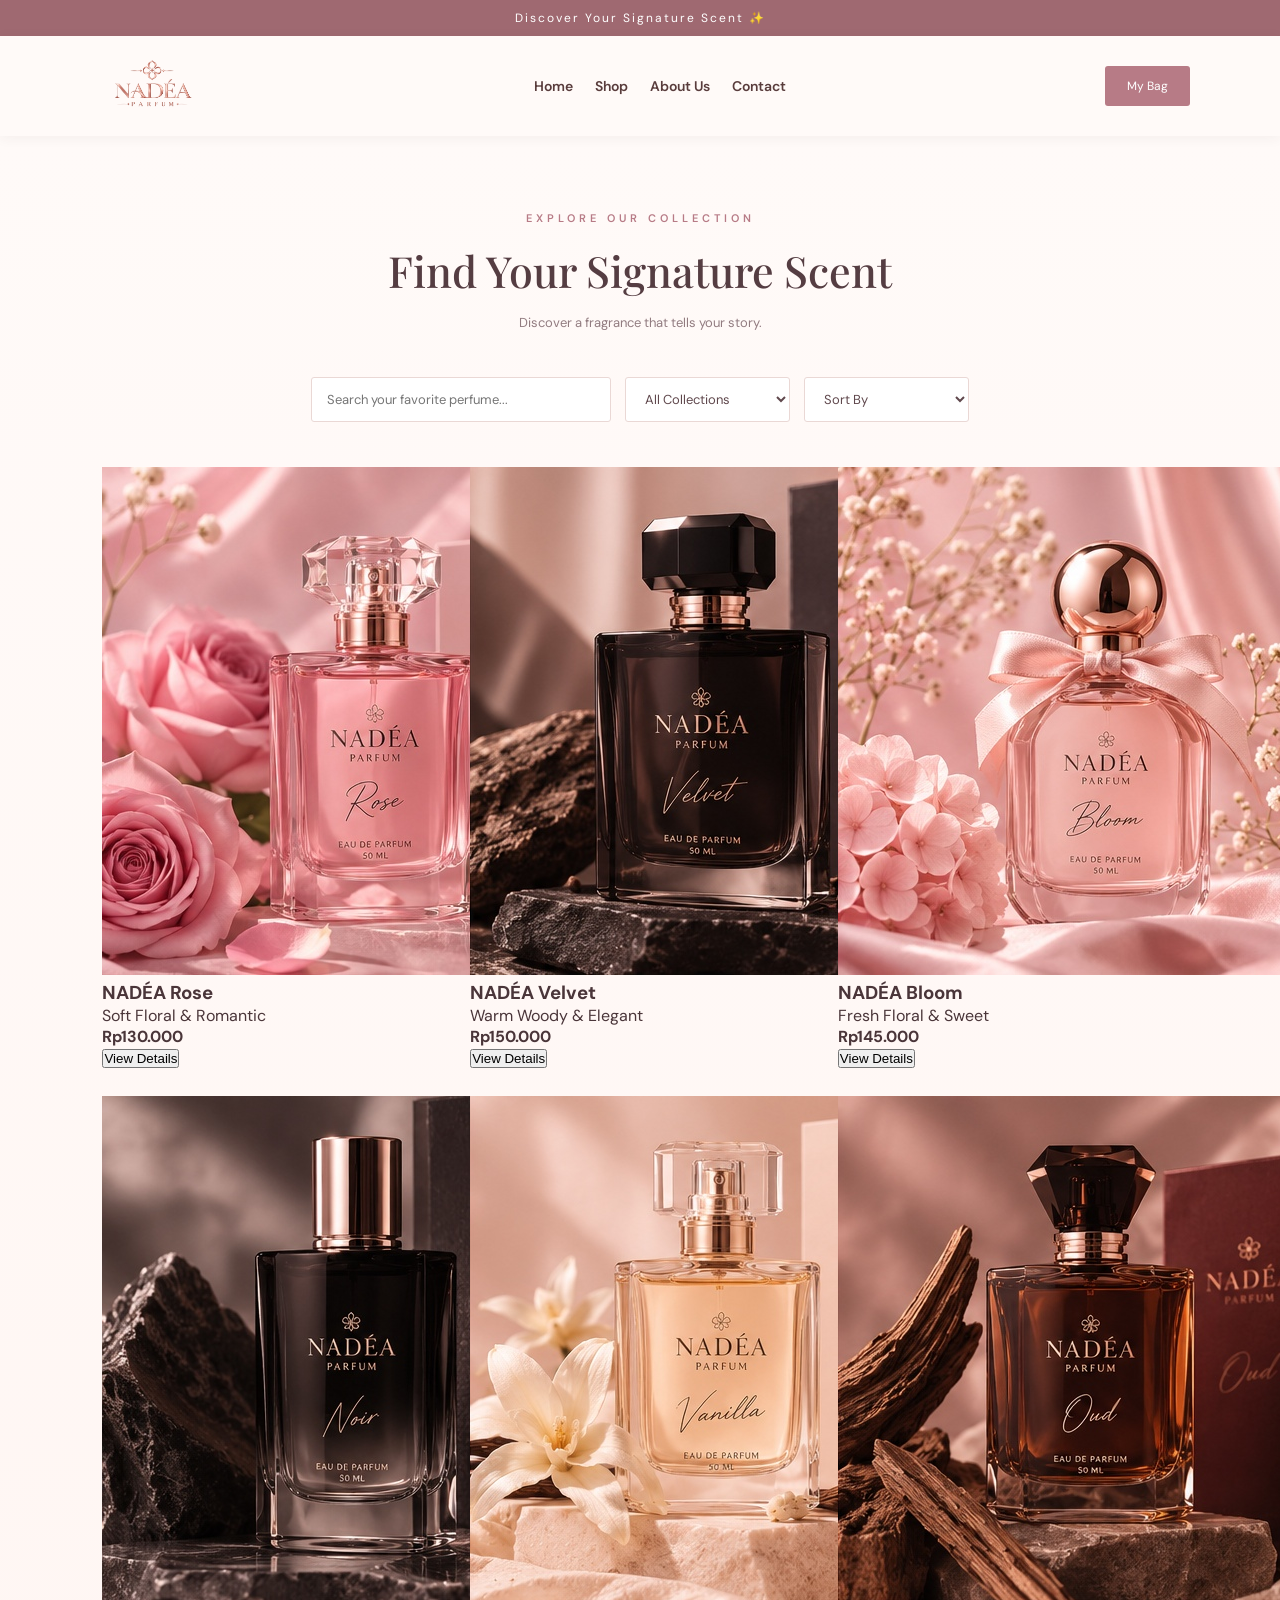
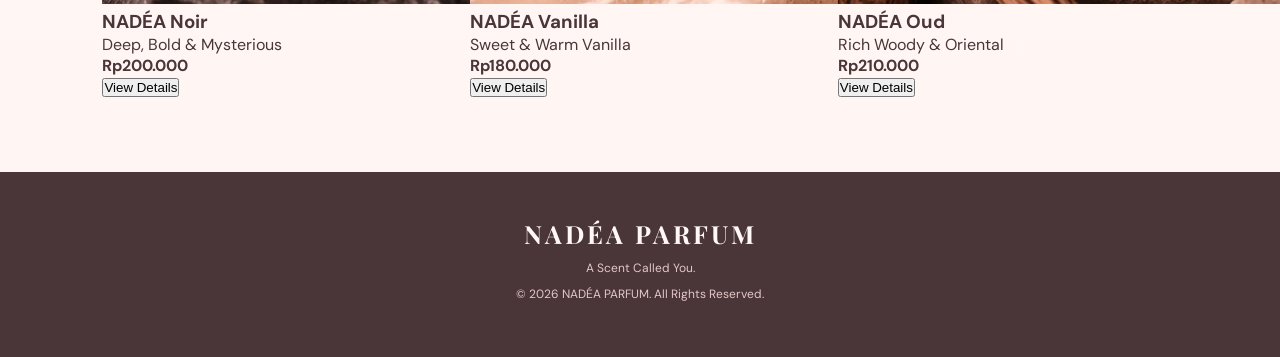
<file: shop.html>
<!DOCTYPE html>
<html lang="id">
<head>
    <meta charset="UTF-8">
    <meta name="viewport" content="width=device-width, initial-scale=1.0">

    <title>Shop | NADÉA PARFUM</title>

    <link rel="stylesheet" href="css/style.css">
    <link rel="stylesheet" href="css/shop.css">

    <link href="https://fonts.googleapis.com/css2?family=DM+Sans:wght@400;500;600;700&family=Playfair+Display:wght@400;500;600;700&display=swap" rel="stylesheet">
</head>

<body>

    <div class="announcement">
        Discover Your Signature Scent ✨
    </div>

    <header class="navbar">
        <a href="index.html" class="logo">
            <img src="img/logo-nadea.png" alt="NADÉA PARFUM">
        </a>

        <nav>
            <a href="index.html">Home</a>
            <a href="shop.html">Shop</a>
            <a href="index.html#about">About Us</a>
            <a href="index.html#contact">Contact</a>
        </nav>

        <a href="cart.html" class="nav-button">My Bag</a>
    </header>

    <main class="shop-page">

        <section class="shop-heading">
            <p>EXPLORE OUR COLLECTION</p>
            <h1>Find Your Signature Scent</h1>
            <span>Discover a fragrance that tells your story.</span>
        </section>

        <section class="shop-tools">

            <input
                type="text"
                id="search-product"
                placeholder="Search your favorite perfume..."
            >

            <select id="filter-category">
                <option value="all">All Collections</option>
                <option value="women">Women</option>
                <option value="men">Men</option>
                <option value="unisex">Unisex</option>
            </select>

            <select id="sort-price">
                <option value="default">Sort By</option>
                <option value="low">Price: Low to High</option>
                <option value="high">Price: High to Low</option>
            </select>

        </section>

        <section class="shop-products">
            <div class="product-grid" id="shop-product-grid">
                <!-- Produk akan ditampilkan melalui JavaScript -->
            </div>
        </section>

    </main>

    <footer id="contact">
        <h2>NADÉA PARFUM</h2>
        <p>A Scent Called You.</p>
        <p>© 2026 NADÉA PARFUM. All Rights Reserved.</p>
    </footer>

    <script src="js/products.js"></script>

</body>
</html>
</file>
<file: css/style.css>
/* ==============================
   NADÉA PARFUM - MAIN STYLE
============================== */

* {
    margin: 0;
    padding: 0;
    box-sizing: border-box;
}

html {
    scroll-behavior: smooth;
}

body {
    font-family: 'DM Sans', sans-serif;
    background-color: #fffaf8;
    color: #4a3539;
}

/* ANNOUNCEMENT */

.announcement {
    background-color: #9f6971;
    color: white;
    text-align: center;
    padding: 10px;
    font-size: 12px;
    letter-spacing: 2px;
}

/* NAVBAR */

.navbar {
    display: flex;
    justify-content: space-between;
    align-items: center;
    padding: 15px 7%;
    background-color: #fffaf8;
    position: sticky;
    top: 0;
    z-index: 100;
    box-shadow: 0 2px 12px rgba(74, 53, 57, 0.06);
}

.logo img {
    width: 125px;
    height: 65px;
    object-fit: contain;
}

.navbar nav {
    display: flex;
    gap: 35px;
}

.navbar nav a {
    text-decoration: none;
    color: #4a3539;
    font-size: 13px;
    transition: 0.3s;
}

.navbar nav a:hover {
    color: #b77b86;
}

.nav-button {
    text-decoration: none;
    background-color: #b77b86;
    color: white;
    padding: 12px 22px;
    border-radius: 3px;
    font-size: 12px;
    transition: 0.3s;
}

.nav-button:hover {
    background-color: #89545f;
}

/* HERO SECTION */

.hero {
    min-height: 600px;
    display: flex;
    align-items: center;
    justify-content: space-between;
    padding: 65px 7%;
    gap: 45px;
    background: linear-gradient(120deg, #fff8f5, #f3dddd);
}

.hero-content {
    flex: 1;
}

.hero-subtitle {
    color: #ad7880;
    font-size: 11px;
    letter-spacing: 3px;
    margin-bottom: 20px;
}

.hero h1 {
    font-family: 'Playfair Display', serif;
    font-size: 65px;
    line-height: 1.15;
    font-weight: 500;
    color: #553d42;
    margin-bottom: 22px;
}

.hero-description {
    max-width: 430px;
    color: #806c70;
    font-size: 14px;
    line-height: 1.9;
    margin-bottom: 30px;
}

.hero-button {
    display: inline-block;
    background-color: #a96f79;
    color: white;
    text-decoration: none;
    padding: 15px 28px;
    font-size: 12px;
    letter-spacing: 1px;
    transition: 0.3s;
}

.hero-button:hover {
    background-color: #70474f;
}

.hero-image {
    flex: 1.1;
}

.hero-image img {
    width: 100%;
    height: 420px;
    object-fit: cover;
    border-radius: 3px;
    box-shadow: 0 15px 35px rgba(92, 53, 61, 0.15);
}

/* COLLECTION */

.collection {
    padding: 90px 7%;
}

.section-heading {
    text-align: center;
    margin-bottom: 50px;
}

.section-heading p {
    color: #b77b86;
    font-size: 11px;
    letter-spacing: 3px;
    margin-bottom: 15px;
}

.section-heading h2 {
    font-family: 'Playfair Display', serif;
    font-size: 38px;
    font-weight: 500;
    margin-bottom: 12px;
}

.section-heading span {
    color: #8d777b;
    font-size: 13px;
}

/* PRODUCT GRID */

.product-grid {
    display: grid;
    grid-template-columns: repeat(3, 1fr);
    gap: 35px 25px;
}

.product-card {
    background-color: #fff;
    padding: 15px;
    text-align: center;
    border: 1px solid #f0e2df;
    transition: 0.3s;
}

.product-card:hover {
    transform: translateY(-7px);
    box-shadow: 0 12px 25px rgba(92, 53, 61, 0.10);
}

.product-card img {
    width: 100%;
    height: 300px;
    object-fit: cover;
    margin-bottom: 18px;
}

.product-card h3 {
    font-family: 'Playfair Display', serif;
    font-size: 21px;
    font-weight: 500;
    margin-bottom: 8px;
}

.product-card p {
    color: #927c80;
    font-size: 12px;
    margin-bottom: 12px;
}

.product-card span {
    display: block;
    color: #a66e78;
    font-weight: 600;
    font-size: 14px;
    margin-bottom: 15px;
}

.product-card button {
    border: 1px solid #b77b86;
    background: transparent;
    color: #a66e78;
    padding: 11px 22px;
    cursor: pointer;
    transition: 0.3s;
}

.product-card button:hover {
    background-color: #b77b86;
    color: white;
}

/* ABOUT */

.about {
    display: flex;
    justify-content: space-between;
    align-items: center;
    gap: 60px;
    padding: 85px 10%;
    background-color: #f5e5e2;
}

.about div {
    flex: 1;
}

.about div p {
    color: #aa737d;
    font-size: 11px;
    letter-spacing: 3px;
    margin-bottom: 15px;
}

.about h2 {
    font-family: 'Playfair Display', serif;
    font-size: 38px;
    font-weight: 500;
}

.about > p {
    flex: 1;
    color: #806c70;
    font-size: 14px;
    line-height: 2;
}

/* FOOTER */

footer {
    text-align: center;
    padding: 45px 20px;
    background-color: #4a3539;
    color: #fff8f5;
}

footer h2 {
    font-family: 'Playfair Display', serif;
    font-size: 25px;
    letter-spacing: 3px;
    margin-bottom: 10px;
}

footer p {
    font-size: 12px;
    color: #e4c8c8;
    margin-bottom: 10px;
}

/* RESPONSIVE */

@media (max-width: 768px) {

    .navbar {
        flex-wrap: wrap;
        gap: 15px;
        padding: 12px 5%;
    }

    .navbar nav {
        order: 3;
        width: 100%;
        justify-content: center;
        gap: 20px;
        flex-wrap: wrap;
    }

    .nav-button {
        padding: 10px 14px;
    }

    .hero {
        flex-direction: column;
        padding: 50px 6%;
    }

    .hero h1 {
        font-size: 48px;
    }

    .hero-image img {
        height: auto;
    }

    .product-grid {
        grid-template-columns: repeat(2, 1fr);
        gap: 15px;
    }

    .product-card img {
        height: 220px;
    }

    .section-heading h2 {
        font-size: 30px;
    }

    .about {
        flex-direction: column;
        align-items: flex-start;
        gap: 25px;
    }
}

@media (max-width: 480px) {

    .product-grid {
        grid-template-columns: 1fr;
    }

    .product-card img {
        height: 300px;
    }

    .hero h1 {
        font-size: 42px;
    }
}

/* CART BUTTON */

.cart-button {
    border: 1px solid #b77b86;
    background: transparent;
    color: #a66e78;
    padding: 10px 18px;
    cursor: pointer;
    font-family: 'DM Sans', sans-serif;
}

/* PRODUCT MODAL */

.product-modal {
    display: none;
    position: fixed;
    inset: 0;
    background: rgba(40, 25, 28, 0.65);
    z-index: 999;
    justify-content: center;
    align-items: center;
    padding: 20px;
}

.product-modal.active {
    display: flex;
}

.modal-content {
    background: #fffaf8;
    width: 100%;
    max-width: 420px;
    padding: 40px 30px;
    text-align: center;
    position: relative;
    border: 1px solid #e4c2c0;
}

.close-modal {
    position: absolute;
    top: 10px;
    right: 18px;
    border: none;
    background: none;
    font-size: 30px;
    color: #8c6269;
    cursor: pointer;
}

.modal-label {
    color: #b77b86;
    font-size: 10px;
    letter-spacing: 2px;
    margin-bottom: 18px;
}

.modal-content h2 {
    font-family: 'Playfair Display', serif;
    font-size: 30px;
    margin-bottom: 12px;
}

.modal-content p {
    color: #8d777b;
    font-size: 13px;
    margin-bottom: 18px;
}

.modal-content h3 {
    color: #a66e78;
    margin-bottom: 25px;
}

#add-cart {
    background: #a96f79;
    color: white;
    border: none;
    padding: 14px 30px;
    cursor: pointer;
    transition: 0.3s;
}

#add-cart:hover {
    background: #70474f;
}

/* ======================================
   NAVBAR LOGIN & REGISTER
====================================== */

.navbar nav {
    display: flex;
    align-items: center;
    gap: 22px;
    flex-wrap: wrap;
}

.navbar nav a {
    display: inline-block;
    color: #593c3c;
    text-decoration: none;
    font-size: 14px;
    font-weight: 600;
    transition: 0.3s;
}

.navbar nav a:hover {
    color: #c18b8b;
}

@media (max-width: 768px) {
    .navbar {
        flex-wrap: wrap;
    }

    .navbar nav {
        width: 100%;
        justify-content: center;
        gap: 15px;
        padding: 12px 0;
    }
}
</file>
<file: css/shop.css>
/* ==============================
   NADÉA PARFUM - SHOP PAGE
============================== */

.shop-page {
    min-height: 600px;
    padding: 75px 8%;
    background: linear-gradient(180deg, #fffaf8 0%, #fff6f3 100%);
}

/* SHOP HEADING */

.shop-heading {
    text-align: center;
    margin-bottom: 45px;
}

.shop-heading > p {
    color: #b77b86;
    font-size: 11px;
    font-weight: 600;
    letter-spacing: 4px;
    margin-bottom: 16px;
}

.shop-heading h1 {
    font-family: 'Playfair Display', serif;
    font-size: 43px;
    font-weight: 500;
    color: #553d42;
    margin-bottom: 12px;
}

.shop-heading span {
    color: #927c80;
    font-size: 13px;
}

/* SEARCH AND FILTER */

.shop-tools {
    display: flex;
    justify-content: center;
    align-items: center;
    gap: 14px;
    margin-bottom: 45px;
    flex-wrap: wrap;
}

.shop-tools input,
.shop-tools select {
    height: 45px;
    padding: 0 15px;
    border: 1px solid #ead8d5;
    border-radius: 3px;
    background: white;
    color: #60484d;
    font-family: 'DM Sans', sans-serif;
    font-size: 13px;
    outline: none;
    transition: 0.3s ease;
}

.shop-tools input {
    width: 300px;
}

.shop-tools select {
    min-width: 165px;
    cursor: pointer;
}

.shop-tools input:focus,
.shop-tools select:focus {
    border-color: #b77b86;
    box-shadow: 0 0 0 3px rgba(183, 123, 134, 0.10);
}

/* PRODUCT GRID */

.shop-products .product-grid {
    display: grid;
    grid-template-columns: repeat(3, minmax(0, 1fr));
    gap: 28px;
}

.shop-products .product-card {
    overflow: hidden;
    background: #ffffff;
    padding: 12px 12px 22px;
    text-align: center;
    border: 1px solid #f0e2df;
    transition: 0.3s ease;
}

.shop-products .product-card:hover {
    transform: translateY(-6px);
    box-shadow: 0 15px 28px rgba(92, 53, 61, 0.10);
}

.shop-products .product-card img {
    display: block;
    width: 100%;
    height: 220px;
    object-fit: contain;
    background: #fffaf8;
    margin-bottom: 17px;
    transition: transform 0.4s ease;
}

.shop-products .product-card:hover img {
    transform: scale(1.04);
}

.shop-products .product-card h3 {
    font-family: 'Playfair Display', serif;
    font-size: 21px;
    font-weight: 500;
    color: #553d42;
    margin-bottom: 8px;
}

.shop-products .product-card p {
    color: #927c80;
    font-size: 12px;
    margin-bottom: 12px;
}

.shop-products .product-card span {
    display: block;
    color: #a66e78;
    font-weight: 600;
    font-size: 14px;
    margin-bottom: 16px;
}

.shop-products .product-card button {
    min-width: 140px;
    border: 1px solid #b77b86;
    background: #b77b86;
    color: white;
    padding: 11px 20px;
    font-family: 'DM Sans', sans-serif;
    font-size: 11px;
    font-weight: 600;
    letter-spacing: 1px;
    cursor: pointer;
    transition: 0.3s ease;
}

.shop-products .product-card button:hover {
    background: #8e5d67;
    border-color: #8e5d67;
}

/* EMPTY SEARCH RESULT */

.no-products {
    grid-column: 1 / -1;
    text-align: center;
    padding: 50px 15px;
    color: #927c80;
    font-size: 14px;
}

/* TABLET */

@media (max-width: 900px) {
    .shop-page {
        padding: 60px 5%;
    }

    .shop-products .product-grid {
        grid-template-columns: repeat(2, minmax(0, 1fr));
        gap: 22px;
    }

    .shop-products .product-card img {
        height: 200px;
    }
}

/* MOBILE */

@media (max-width: 600px) {
    .shop-page {
        padding: 45px 5%;
    }

    .shop-heading h1 {
        font-size: 30px;
    }

    .shop-heading span {
        font-size: 12px;
    }

    .shop-tools {
        gap: 10px;
        margin-bottom: 30px;
    }

    .shop-tools input,
    .shop-tools select {
        width: 100%;
    }

    .shop-products .product-grid {
        grid-template-columns: repeat(2, minmax(0, 1fr));
        gap: 14px;
    }

    .shop-products .product-card {
        padding: 8px 8px 16px;
    }

    .shop-products .product-card img {
        height: 160px;
    }

    .shop-products .product-card h3 {
        font-size: 16px;
    }

    .shop-products .product-card button {
        min-width: 0;
        width: 100%;
        padding: 10px 5px;
        font-size: 10px;
    }
}
</file>
